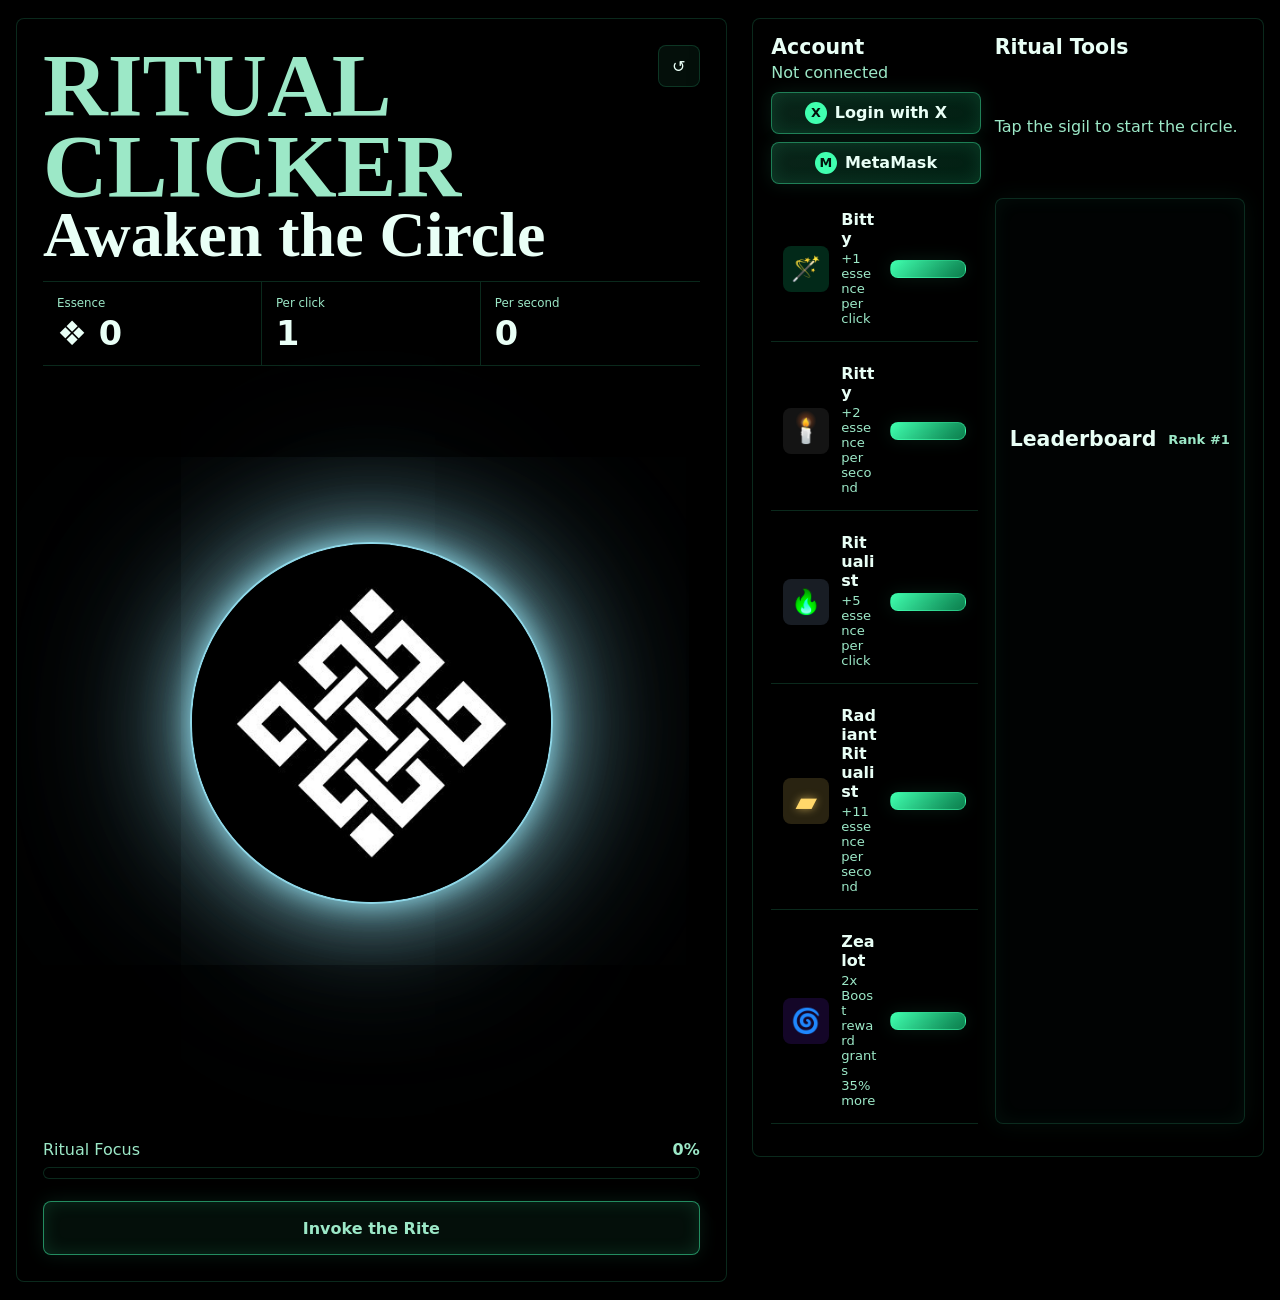
<file: index[1].html>
﻿<!doctype html>
<html lang="en">
  <head>
    <meta charset="utf-8">
    <meta name="viewport" content="width=device-width, initial-scale=1">
    <title>Ritual Clicker</title>
    <link rel="stylesheet" href="styles.css">
  </head>
  <body>
    <main class="game-shell">
        <section class="ritual-stage" aria-label="Ritual arena">
        <div class="topbar">
          <div>
            <p class="eyebrow">Ritual Clicker</p>
            <h1>Awaken the Circle</h1>
          </div>
          <button class="icon-button" id="resetButton" type="button" title="Reset run" aria-label="Reset run">
            <span aria-hidden="true">↺</span>
          </button>
        </div>

        <div class="resource-panel">
          <div>
            <span class="label">Essence</span>
            <strong id="essence">0</strong>
          </div>
          <div>
            <span class="label">Per click</span>
            <strong id="perClick">1</strong>
          </div>
          <div>
            <span class="label">Per second</span>
            <strong id="perSecond">0</strong>
          </div>
        </div>

        <button class="sigil" id="sigilButton" type="button" aria-label="Gather essence">
          <img class="sigil-image" src="[data-uri]" alt="">
        </button>

        <div class="ritual-meter" aria-label="Ritual meter">
          <div class="meter-label">
            <span>Ritual Focus</span>
            <strong id="focusText">0%</strong>
          </div>
          <div class="meter-track">
            <span id="focusFill"></span>
          </div>
        </div>

        <button class="primary-action" id="invokeButton" type="button" disabled>
          Invoke the Rite
        </button>
      </section>

      <aside class="shop-panel" aria-label="Ritual upgrades">
        <section class="login-panel" aria-label="Account login">
          <div>
            <h2>Account</h2>
            <p id="accountStatus">Not connected</p>
          </div>
          <div class="login-actions">
            <button class="login-button" id="xLoginButton" type="button">
              <span aria-hidden="true">X</span>
              Login with X
            </button>
            <button class="login-button" id="metaMaskButton" type="button">
              <span aria-hidden="true">M</span>
              MetaMask
            </button>
            <button class="login-button logout-button" id="logoutButton" type="button" hidden>
              Logout
            </button>
          </div>
        </section>

        <div class="panel-heading">
          <h2>Ritual Tools</h2>
          <p id="statusText">Tap the sigil to start the circle.</p>
        </div>

        <div class="shop-list" id="shopList"></div>

        <section class="leaderboard" aria-label="Leaderboard">
          <div class="leaderboard-heading">
            <h2>Leaderboard</h2>
            <span id="playerRank">Rank #1</span>
          </div>
          <ol id="leaderboardList"></ol>
        </section>
      </aside>
    </main>

    <template id="upgradeTemplate">
      <button class="upgrade-card" type="button">
        <span class="upgrade-icon" aria-hidden="true"></span>
        <span class="upgrade-copy">
          <strong class="upgrade-name"></strong>
          <span class="upgrade-desc"></span>
          <span class="upgrade-meta"></span>
        </span>
        <span class="upgrade-cost"></span>
      </button>
    </template>

    <script src="game.js"></script>
  </body>
</html>
</file>
<file: styles.css>
﻿:root {
  color-scheme: dark;
  --bg: #050606;
  --panel: #07110d;
  --panel-strong: #0b2117;
  --ink: #e9fff6;
  --muted: #9ce8c7;
  --bright: #40ffaf;
  --deep: #077345;
  --deep-soft: rgba(7, 115, 69, 0.72);
  --line: rgba(64, 255, 175, 0.16);
  --shadow: rgba(0, 0, 0, 0.42);
  --aura: #9eeeff;
  --aura-soft: rgba(158, 238, 255, 0.46);
}

* {
  box-sizing: border-box;
}

body {
  margin: 0;
  min-height: 100vh;
  font-family: Inter, ui-sans-serif, system-ui, -apple-system, BlinkMacSystemFont, "Segoe UI", sans-serif;
  color: var(--ink);
  background: #000;
  background-attachment: fixed;
  touch-action: manipulation;
}

button {
  font: inherit;
  touch-action: manipulation;
}

[hidden] {
  display: none !important;
}

.game-shell {
  width: min(1720px, calc(100vw - 32px));
  min-height: 100vh;
  margin: 0 auto;
  display: grid;
  grid-template-columns: minmax(0, 1fr) minmax(360px, 0.72fr);
  gap: clamp(18px, 2vw, 28px);
  align-items: start;
  padding: clamp(10px, 2vh, 22px) 0;
}

.ritual-stage {
  grid-column: 1;
  grid-row: 1;
}

.shop-panel {
  grid-column: 2;
  grid-row: 1;
}

.achievements {
  grid-column: 1;
  grid-row: 2;
}

.leaderboard {
  grid-column: 2;
  grid-row: 2;
}

.ritual-stage,
.shop-panel {
  border: 1px solid var(--line);
  background: rgba(2, 4, 4, 0.9);
  box-shadow: 0 20px 60px var(--shadow);
  backdrop-filter: blur(14px);
}

.ritual-stage {
  position: relative;
  overflow: hidden;
  display: grid;
  grid-template-rows: auto auto 1fr auto auto;
  gap: clamp(12px, 1.8vh, 18px);
  padding: clamp(16px, 2.2vw, 26px);
  border-radius: 8px;
}

.ritual-stage::before {
  display: none;
}

.topbar,
.resource-panel,
.meter-label,
.panel-heading {
  position: relative;
  z-index: 1;
}

.topbar {
  display: flex;
  justify-content: space-between;
  gap: 14px;
  align-items: flex-start;
}

.eyebrow,
.label,
.upgrade-meta,
.upgrade-desc,
.panel-heading p,
.leaderboard li,
.leaderboard-heading span,
.section-heading span,
.achievement-req {
  color: var(--muted);
}

.eyebrow {
  margin: 0;
  font-size: clamp(2.8rem, 9vw, 5.6rem);
  line-height: 0.9;
  text-transform: uppercase;
  font-family: Georgia, "Times New Roman", serif;
  font-weight: 900;
  overflow-wrap: anywhere;
}

h1,
h2,
p {
  margin: 0;
}

h1 {
  font-family: Georgia, "Times New Roman", serif;
  font-size: clamp(2.4rem, 5vw, 5.4rem);
  line-height: 0.92;
  font-weight: 700;
  max-width: 680px;
}

h2 {
  font-size: clamp(1.08rem, 2.2vw, 1.28rem);
  line-height: 1.05;
  font-weight: 900;
}

.icon-button {
  width: 42px;
  height: 42px;
  flex: 0 0 auto;
  border: 1px solid var(--line);
  border-radius: 8px;
  color: var(--ink);
  background: rgba(64, 255, 175, 0.06);
  cursor: pointer;
}

.resource-panel {
  display: grid;
  grid-template-columns: repeat(3, minmax(0, 1fr));
  gap: 10px;
}

.resource-panel > div {
  min-width: 0;
  padding: 14px;
  border: 1px solid var(--line);
  border-radius: 8px;
  background: rgba(0, 0, 0, 0.48);
}

.level-progress-card {
  grid-column: 1 / -1;
}

.resource-panel > .level-progress-card {
  display: grid;
  gap: 6px;
  padding: 10px 12px;
  border: 1px solid rgba(64, 255, 175, 0.28);
  border-radius: 8px;
  background:
    linear-gradient(135deg, rgba(64, 255, 175, 0.1), rgba(7, 115, 69, 0.18)),
    rgba(0, 0, 0, 0.5);
  box-shadow: inset 0 0 22px rgba(64, 255, 175, 0.06);
}

.level-title-row,
.level-progress-meta {
  display: flex;
  align-items: center;
  justify-content: space-between;
  gap: 12px;
}

.level-title-row {
  padding: 0;
  border: 0;
  border-radius: 0;
  background: transparent;
  box-shadow: none;
}

.level-title-row strong {
  overflow-wrap: anywhere;
  color: var(--ink);
  font-family: inherit;
  font-size: clamp(1rem, 2.2vw, 1.28rem);
  line-height: 1;
  font-weight: 900;
  text-transform: uppercase;
  text-shadow:
    0 0 14px color-mix(in srgb, var(--aura) 60%, transparent),
    0 0 34px color-mix(in srgb, var(--aura) 30%, transparent);
}

.level-title-row .label {
  margin-bottom: 0;
  color: var(--bright);
  font-size: clamp(1rem, 2.2vw, 1.28rem);
  font-weight: 900;
  line-height: 1;
  letter-spacing: 0.04em;
  text-transform: uppercase;
  text-shadow: 0 0 14px rgba(64, 255, 175, 0.32);
}

.level-click-summary {
  display: inline-grid;
  justify-items: center;
  gap: 2px;
  color: var(--muted);
  font-size: clamp(0.38rem, 0.72vw, 0.48rem);
  font-weight: 500;
  opacity: 0.62;
  text-align: center;
  min-width: 0;
}

.level-click-summary strong {
  color: var(--mint);
  font-size: clamp(0.4rem, 0.76vw, 0.5rem);
  font-weight: 500;
  line-height: 1;
  text-shadow: 0 0 8px rgba(64, 255, 175, 0.12);
  overflow-wrap: anywhere;
}

.level-progress-track {
  height: 10px;
  overflow: hidden;
  margin: 0 0 3px;
  border: 1px solid var(--line);
  border-radius: 999px;
  background: rgba(0, 0, 0, 0.78);
}

.level-progress-track span {
  display: block;
  width: 0%;
  height: 100%;
  border-radius: inherit;
  background: linear-gradient(90deg, var(--deep), var(--bright));
  transition: width 180ms ease;
}

.level-progress-meta {
  justify-content: center;
  color: var(--muted);
  font-size: clamp(0.48rem, 1vw, 0.6rem);
  font-weight: 650;
}

.label {
  display: block;
  margin-bottom: 7px;
  font-size: 0.74rem;
}

.resource-panel strong {
  display: block;
  overflow-wrap: anywhere;
  font-size: clamp(1.25rem, 3vw, 2.1rem);
  line-height: 1;
}

.resource-panel .level-title-row strong {
  font-size: clamp(1rem, 2.2vw, 1.28rem);
  line-height: 1;
}

.resource-panel .level-click-summary strong {
  font-size: clamp(0.56rem, 1.3vw, 0.72rem);
  line-height: 1;
  font-weight: 600;
  opacity: 1;
}

.sigil {
  position: relative;
  z-index: 1;
  place-self: center;
  width: clamp(280px, 28vw, 520px);
  aspect-ratio: 1;
  padding: 0;
  border: 0;
  border-radius: 50%;
  background: #000;
  box-shadow:
    inset 0 0 28px color-mix(in srgb, var(--aura) 16%, transparent),
    0 0 0 2px color-mix(in srgb, var(--aura) 72%, transparent),
    0 0 28px color-mix(in srgb, var(--aura) 82%, transparent),
    0 0 62px var(--aura-soft),
    0 0 112px color-mix(in srgb, var(--aura) 46%, transparent),
    0 0 178px color-mix(in srgb, var(--aura) 34%, transparent),
    0 0 248px color-mix(in srgb, var(--aura) 22%, transparent),
    0 18px 60px rgba(0, 0, 0, 0.42);
  cursor: pointer;
  transition: transform 120ms ease, filter 120ms ease, box-shadow 220ms ease;
  overflow: hidden;
  touch-action: manipulation;
  -webkit-tap-highlight-color: transparent;
  user-select: none;
}

.sigil:hover {
  filter: brightness(1.08);
}

.sigil:active,
.sigil.clicked {
  transform: scale(0.96);
}

.sigil-image {
  display: block;
  width: 100%;
  height: 100%;
  object-fit: cover;
  user-select: none;
  pointer-events: none;
}

.combo-hud {
  position: relative;
  place-self: center;
  z-index: 2;
  min-height: 52px;
  padding: 0;
  border: 0;
  border-radius: 0;
  color: var(--ink);
  background: transparent;
  box-shadow: none;
  opacity: 0;
  transform: translateY(-8px) scale(0.94);
  transition: opacity 140ms ease, transform 140ms ease;
  pointer-events: none;
  text-align: center;
}

.combo-hud.is-active,
.combo-hud.is-crit {
  opacity: 1;
  transform: translateY(0) scale(1);
}

.combo-hud.is-crit {
  filter: drop-shadow(0 0 18px rgba(255, 215, 106, 0.44));
}

.combo-hud span,
.combo-hud em {
  display: block;
  font-size: clamp(0.72rem, 1.8vw, 0.95rem);
  line-height: 1;
  color: var(--muted);
  font-style: normal;
  font-weight: 850;
  text-transform: uppercase;
}

.combo-hud strong {
  display: block;
  margin: 2px 0;
  color: var(--bright);
  font-size: clamp(1.55rem, 4vw, 2.35rem);
  line-height: 0.95;
  text-shadow: 0 0 14px rgba(64, 255, 175, 0.4);
}

.combo-hud.is-crit strong,
.combo-hud.is-crit em {
  color: #ffd76a;
  text-shadow: 0 0 18px rgba(255, 215, 106, 0.52);
}

.ritual-meter {
  position: relative;
  z-index: 1;
}

.meter-label {
  display: flex;
  justify-content: space-between;
  gap: 12px;
  margin-bottom: 8px;
  color: var(--muted);
}

.meter-track {
  height: 12px;
  overflow: hidden;
  border: 1px solid var(--line);
  border-radius: 999px;
  background: rgba(0, 0, 0, 0.72);
}

.meter-track span {
  display: block;
  width: 0%;
  height: 100%;
  background: linear-gradient(90deg, var(--deep), var(--bright));
  transition: width 180ms ease;
}

.primary-action {
  position: relative;
  z-index: 1;
  min-height: 54px;
  border: 1px solid rgba(64, 255, 175, 0.52);
  border-radius: 8px;
  color: #02120b;
  background: linear-gradient(135deg, var(--bright), var(--deep));
  font-weight: 800;
  cursor: pointer;
}

.primary-action,
.login-button,
.upgrade-cost {
  box-shadow:
    inset 0 0 18px rgba(64, 255, 175, 0.12),
    0 0 18px rgba(64, 255, 175, 0.1);
}

.primary-action:disabled {
  color: var(--muted);
  background: rgba(64, 255, 175, 0.06);
  cursor: not-allowed;
}

.shop-panel {
  display: grid;
  grid-template-rows: auto 1fr auto;
  gap: 14px;
  min-height: 0;
  padding: 18px;
  border-radius: 8px;
}

.panel-heading,
.login-panel {
  display: grid;
  gap: 10px;
}

.login-panel {
  padding: 0;
  border: 0;
  border-radius: 0;
  background: transparent;
  box-shadow: none;
}

.account-header {
  display: grid;
  gap: 3px;
}

.account-block {
  padding-top: 10px;
  border-top: 1px solid rgba(64, 255, 175, 0.14);
}

.login-actions {
  display: grid;
  grid-template-columns: repeat(auto-fit, minmax(132px, 1fr));
  gap: 8px;
}

.wallet-actions {
  display: grid;
  grid-template-columns: 1fr;
  gap: 8px;
}

.identity-block {
  display: grid;
  grid-template-columns: 54px minmax(0, 1fr);
  gap: 12px;
  align-items: center;
}

.identity-fields {
  display: grid;
  gap: 8px;
  min-width: 0;
}

.username-form {
  display: grid;
  gap: 6px;
}

.username-form label {
  color: var(--bright);
  font-size: 0.78rem;
  font-weight: 900;
  text-transform: uppercase;
}

.username-form > div {
  display: grid;
  grid-template-columns: minmax(0, 1fr) auto;
  gap: 8px;
}

.username-form input {
  min-width: 0;
  min-height: 42px;
  padding: 0 12px;
  border: 1px solid rgba(64, 255, 175, 0.38);
  border-radius: 8px;
  color: var(--ink);
  background: rgba(0, 0, 0, 0.52);
  font: inherit;
  font-weight: 800;
  outline: none;
}

.username-form input:focus {
  border-color: rgba(64, 255, 175, 0.78);
  box-shadow: 0 0 18px rgba(64, 255, 175, 0.14);
}

.username-save {
  min-width: 70px;
}

.profile-preview,
.leader-avatar {
  display: inline-grid;
  place-items: center;
  overflow: hidden;
  border-radius: 999px;
  background:
    radial-gradient(circle at 32% 26%, #eafff5 0 18%, #40ffaf 42%, #077345 72%, #02120b 100%);
  background-position: center;
  background-size: cover;
  color: #02120b;
  font-weight: 900;
  box-shadow: 0 0 20px rgba(64, 255, 175, 0.16);
}

.profile-preview {
  width: 54px;
  height: 54px;
  border: 1px solid rgba(64, 255, 175, 0.44);
  font-size: 1.1rem;
}

.profile-upload {
  min-width: 0;
  min-height: 34px;
  display: inline-flex;
  align-items: center;
  justify-content: center;
  padding: 0 10px;
  border: 1px solid rgba(64, 255, 175, 0.36);
  border-radius: 8px;
  color: var(--ink);
  background: rgba(7, 115, 69, 0.18);
  font-size: 0.78rem;
  font-weight: 900;
  cursor: pointer;
}

.profile-upload input {
  position: absolute;
  width: 1px;
  height: 1px;
  opacity: 0;
  pointer-events: none;
}

.login-panel p {
  margin-top: 4px;
  color: var(--muted);
  overflow-wrap: anywhere;
}

.login-button {
  min-height: 42px;
  display: inline-flex;
  align-items: center;
  justify-content: center;
  gap: 8px;
  border: 1px solid rgba(64, 255, 175, 0.42);
  border-radius: 8px;
  color: var(--ink);
  background:
    linear-gradient(135deg, rgba(64, 255, 175, 0.14), rgba(7, 115, 69, 0.28)),
    rgba(0, 0, 0, 0.5);
  cursor: pointer;
  font-weight: 800;
  transition: border-color 160ms ease, box-shadow 160ms ease, transform 120ms ease;
}

.login-button:hover:not(:disabled),
.primary-action:hover:not(:disabled) {
  border-color: rgba(64, 255, 175, 0.72);
  box-shadow:
    inset 0 0 20px rgba(64, 255, 175, 0.16),
    0 0 24px rgba(64, 255, 175, 0.18);
}

.login-button:active:not(:disabled),
.primary-action:active:not(:disabled) {
  transform: translateY(1px);
}

.login-button:disabled {
  opacity: 0.48;
  cursor: not-allowed;
}

.sr-only {
  position: absolute;
  width: 1px;
  height: 1px;
  overflow: hidden;
  clip: rect(0, 0, 0, 0);
  white-space: nowrap;
}

.login-button span {
  width: 22px;
  height: 22px;
  display: grid;
  place-items: center;
  border-radius: 50%;
  color: #02120b;
  background: var(--bright);
  font-size: 0.8rem;
}

.ritual-mark {
  position: relative;
}

.ritual-mark::before,
.ritual-mark::after {
  content: "";
  position: absolute;
  inset: 4px;
  border: 3px solid #ffffff;
  transform: rotate(45deg);
}

.ritual-mark::after {
  inset: 7px;
  border-color: var(--bright);
  transform: rotate(45deg);
}

.login-button .metamask-mark {
  background: transparent;
  color: inherit;
  font-size: 1.2rem;
}

.logout-button {
  grid-column: 1 / -1;
}

.shop-list {
  display: grid;
  align-content: start;
  gap: 10px;
  overflow: auto;
  padding-right: 3px;
}

.upgrade-card {
  width: 100%;
  display: grid;
  grid-template-columns: 46px minmax(0, 1fr) auto;
  gap: 12px;
  align-items: center;
  min-height: 86px;
  padding: 12px;
  border: 1px solid var(--line);
  border-radius: 8px;
  color: var(--ink);
  background: rgba(0, 0, 0, 0.42);
  text-align: left;
  cursor: pointer;
}

.upgrade-card:disabled {
  opacity: 0.48;
  cursor: not-allowed;
}

.upgrade-icon {
  width: 46px;
  height: 46px;
  display: grid;
  place-items: center;
  border-radius: 8px;
  color: var(--bright);
  background: rgba(7, 115, 69, 0.36);
  font-size: 1.5rem;
  overflow: hidden;
}

.upgrade-icon-relic {
  color: #40ffaf;
  background: rgba(64, 255, 175, 0.14);
  filter: hue-rotate(92deg) saturate(1.8);
}

.upgrade-icon-chant {
  background:
    radial-gradient(circle at 50% 28%, rgba(255, 111, 37, 0.45), transparent 26%),
    rgba(255, 255, 255, 0.08);
}

.upgrade-icon-altar {
  color: #ffd76a;
  background: rgba(255, 215, 106, 0.16);
  font-size: 1.75rem;
  text-shadow: 0 0 9px rgba(255, 215, 106, 0.6);
}

.upgrade-icon-mirror {
  color: #5b1bb8;
  background: rgba(91, 27, 184, 0.22);
}

.upgrade-copy {
  min-width: 0;
  display: grid;
  gap: 3px;
}

.upgrade-name,
.upgrade-desc,
.upgrade-meta,
.upgrade-cost {
  overflow-wrap: anywhere;
}

.upgrade-desc,
.upgrade-meta,
.upgrade-cost {
  font-size: 0.82rem;
}

.upgrade-cost {
  justify-self: end;
  min-width: 76px;
  padding: 8px 10px;
  border: 1px solid rgba(64, 255, 175, 0.46);
  border-radius: 8px;
  color: #02120b;
  background: linear-gradient(135deg, var(--bright), var(--deep));
  text-align: center;
  font-weight: 800;
  line-height: 1;
  text-shadow: 0 1px 0 rgba(255, 255, 255, 0.22);
}

.leaderboard,
.achievements {
  display: grid;
  gap: 9px;
  padding: 14px;
  border: 1px solid var(--line);
  border-radius: 8px;
  background: rgba(2, 4, 4, 0.78);
  box-shadow:
    inset 0 0 20px rgba(64, 255, 175, 0.05),
    0 0 24px rgba(64, 255, 175, 0.06);
}

.daily-panel {
  display: grid;
  gap: 9px;
  padding-top: 12px;
  border-top: 1px solid var(--line);
}

.leaderboard-heading,
.section-heading {
  display: flex;
  justify-content: space-between;
  gap: 12px;
  align-items: center;
}

.leaderboard-heading span,
.section-heading span {
  font-size: 0.82rem;
  font-weight: 800;
}

.leaderboard-tabs {
  display: grid;
  grid-template-columns: repeat(3, minmax(0, 1fr));
  overflow: hidden;
  border: 1px solid rgba(64, 255, 175, 0.28);
  border-radius: 8px;
  background: rgba(0, 0, 0, 0.42);
}

.leaderboard-tabs button {
  min-height: 34px;
  border: 0;
  border-right: 1px solid rgba(64, 255, 175, 0.16);
  color: var(--muted);
  background: transparent;
  font: inherit;
  font-size: 0.82rem;
  font-weight: 900;
  cursor: pointer;
}

.leaderboard-tabs button:last-child {
  border-right: 0;
}

.leaderboard-tabs button.is-active {
  color: #02120b;
  background: linear-gradient(135deg, var(--bright), #1bd58c);
}

.leaderboard ol,
.achievements ol {
  margin: 0;
  padding: 0;
  list-style: none;
  display: grid;
  gap: 7px;
}

.achievements ol {
  grid-template-columns: repeat(3, minmax(0, 1fr));
}

.leaderboard li {
  display: grid;
  grid-template-columns: minmax(0, 1fr) auto;
  gap: 10px;
  align-items: center;
  min-height: 38px;
  padding: 8px 10px;
  border: 1px solid rgba(64, 255, 175, 0.12);
  border-radius: 8px;
  background: rgba(0, 0, 0, 0.38);
  font-size: 0.86rem;
}

.achievements li {
  position: relative;
  display: grid;
  grid-template-columns: 34px minmax(0, 1fr);
  gap: 9px;
  align-items: start;
  min-height: 104px;
  padding: 10px;
  border: 1px solid rgba(64, 255, 175, 0.14);
  border-radius: 8px;
  background:
    linear-gradient(145deg, rgba(64, 255, 175, 0.06), rgba(0, 0, 0, 0.46)),
    rgba(0, 0, 0, 0.38);
  font-size: 0.86rem;
  overflow: hidden;
}

.achievements li {
  opacity: 0.42;
}

.achievements li.is-unlocked {
  opacity: 1;
  border-color: rgba(64, 255, 175, 0.42);
  box-shadow:
    inset 0 0 18px rgba(64, 255, 175, 0.08),
    0 0 18px rgba(64, 255, 175, 0.08);
}

.achievement-badge {
  display: grid;
  place-items: center;
  width: 34px;
  height: 34px;
  border-radius: 8px;
  border: 1px solid rgba(64, 255, 175, 0.36);
  color: #020705;
  background:
    radial-gradient(circle at 30% 22%, rgba(233, 255, 246, 0.35), transparent 30%),
    linear-gradient(135deg, rgba(64, 255, 175, 0.88), rgba(7, 115, 69, 0.86) 58%, rgba(2, 18, 11, 0.92));
  box-shadow:
    inset 0 0 12px rgba(233, 255, 246, 0.16),
    0 0 16px rgba(64, 255, 175, 0.24);
  font-size: 1.08rem;
  filter: saturate(1.16);
  text-shadow: 0 1px 0 rgba(255, 255, 255, 0.18);
}

.achievements li:not(.is-unlocked) .achievement-badge {
  border-color: rgba(64, 255, 175, 0.16);
  color: rgba(2, 7, 5, 0.56);
  background:
    linear-gradient(135deg, rgba(64, 255, 175, 0.16), rgba(7, 115, 69, 0.12)),
    rgba(0, 0, 0, 0.54);
  box-shadow: inset 0 0 10px rgba(64, 255, 175, 0.05);
  text-shadow: none;
}

.achievement-copy {
  display: grid;
  gap: 6px;
  min-width: 0;
}

.achievement-name {
  color: var(--ink);
  font-weight: 850;
  overflow-wrap: anywhere;
}

.achievement-req {
  font-size: 0.76rem;
}

.achievement-bonus-info {
  margin: -2px 0 2px;
  color: var(--muted);
  font-size: 0.82rem;
  font-weight: 800;
}

.achievements li.is-onchain {
  border-color: rgba(64, 255, 175, 0.62);
  box-shadow:
    inset 0 0 18px rgba(64, 255, 175, 0.12),
    0 0 18px rgba(64, 255, 175, 0.16);
}

.achievements li.is-onchain .achievement-badge,
.achievements li.is-onchain .achievement-claim {
  color: #02120b;
}

.achievements li.is-onchain .achievement-badge {
  border-color: rgba(64, 255, 175, 0.72);
  background:
    radial-gradient(circle at 30% 22%, rgba(255, 255, 255, 0.42), transparent 30%),
    linear-gradient(135deg, #8dffd1, var(--bright) 48%, var(--deep));
  box-shadow:
    inset 0 0 14px rgba(255, 255, 255, 0.2),
    0 0 24px rgba(64, 255, 175, 0.42);
  text-shadow: 0 1px 0 rgba(255, 255, 255, 0.24);
}

.achievements li.is-onchain .achievement-claim {
  background: var(--bright);
}

.achievement-claim {
  width: fit-content;
  min-height: 24px;
  padding: 3px 7px;
  border: 1px solid rgba(64, 255, 175, 0.22);
  border-radius: 999px;
  color: var(--bright);
  background: rgba(64, 255, 175, 0.08);
  font-size: 0.62rem;
  font-weight: 900;
  cursor: pointer;
}

.achievement-claim:disabled {
  opacity: 0.45;
  cursor: not-allowed;
}

.leaderboard li::before {
  counter-increment: leaderboard;
  content: "#" counter(leaderboard);
  color: var(--bright);
  font-weight: 900;
}

.leaderboard ol {
  counter-reset: leaderboard;
}

.leaderboard li {
  grid-template-columns: 34px 34px minmax(0, 1fr) auto;
}

.leaderboard li.is-player {
  border-color: rgba(64, 255, 175, 0.5);
  background: rgba(7, 115, 69, 0.24);
}

.leader-avatar {
  width: 34px;
  height: 34px;
  border: 1px solid rgba(64, 255, 175, 0.62);
  font-size: 0.88rem;
  text-shadow: none;
  box-shadow:
    inset 0 0 10px rgba(255, 255, 255, 0.18),
    0 0 18px rgba(64, 255, 175, 0.22);
}

.leader-avatar img {
  width: 100%;
  height: 100%;
  display: block;
  object-fit: cover;
}

.leader-name {
  display: grid;
  gap: 2px;
  overflow: hidden;
}

.leader-name b,
.leader-name em {
  overflow: hidden;
  text-overflow: ellipsis;
  white-space: nowrap;
}

.leader-name b {
  color: var(--ink);
  font-weight: 900;
}

.leader-name em {
  color: var(--muted);
  font-size: 0.76rem;
  font-style: normal;
  font-weight: 700;
}

.leaderboard strong {
  color: var(--bright);
}

.leaderboard-player-rank {
  display: grid;
  grid-template-columns: minmax(0, 1fr) auto;
  gap: 10px;
  align-items: center;
  min-height: 42px;
  padding: 10px 12px;
  border: 1px solid rgba(64, 255, 175, 0.38);
  border-radius: 8px;
  color: var(--ink);
  background:
    linear-gradient(135deg, rgba(64, 255, 175, 0.14), rgba(7, 115, 69, 0.22)),
    rgba(0, 0, 0, 0.48);
  font-weight: 900;
}

.leaderboard-player-rank strong {
  color: var(--bright);
}

.leaderboard-pager {
  display: grid;
  grid-template-columns: 42px minmax(0, 1fr) 42px;
  gap: 8px;
  align-items: center;
}

.leaderboard-pager span {
  color: var(--muted);
  font-size: 0.82rem;
  font-weight: 800;
  text-align: center;
}

.pager-button {
  width: 42px;
  height: 36px;
  border: 1px solid rgba(64, 255, 175, 0.38);
  border-radius: 8px;
  color: var(--ink);
  background: rgba(64, 255, 175, 0.08);
  cursor: pointer;
  font-weight: 900;
}

.pager-button:disabled {
  opacity: 0.38;
  cursor: not-allowed;
}

.submit-score-button {
  display: inline-flex;
  align-items: center;
  justify-content: center;
  min-height: 44px;
  padding: 10px 12px;
  border: 1px solid rgba(64, 255, 175, 0.52);
  border-radius: 8px;
  color: #02120b;
  background: linear-gradient(135deg, var(--bright), var(--deep));
  box-shadow:
    inset 0 0 18px rgba(64, 255, 175, 0.14),
    0 0 20px rgba(64, 255, 175, 0.14);
  font-weight: 900;
  cursor: pointer;
  transition: border-color 160ms ease, box-shadow 160ms ease, transform 120ms ease;
}

.share-button {
  display: inline-flex;
  align-items: center;
  justify-content: center;
  min-height: 44px;
  padding: 10px 12px;
  border: 1px solid rgba(64, 255, 175, 0.46);
  border-radius: 8px;
  color: var(--ink);
  background:
    linear-gradient(135deg, rgba(64, 255, 175, 0.14), rgba(7, 115, 69, 0.26)),
    rgba(0, 0, 0, 0.5);
  box-shadow:
    inset 0 0 18px rgba(64, 255, 175, 0.12),
    0 0 18px rgba(64, 255, 175, 0.1);
  font-weight: 900;
  cursor: pointer;
  transition: border-color 160ms ease, box-shadow 160ms ease, transform 120ms ease;
}

.submit-score-button:hover:not(:disabled),
.share-button:hover:not(:disabled) {
  border-color: rgba(64, 255, 175, 0.76);
  box-shadow:
    inset 0 0 22px rgba(64, 255, 175, 0.18),
    0 0 26px rgba(64, 255, 175, 0.18);
}

.submit-score-button:active:not(:disabled),
.share-button:active:not(:disabled) {
  transform: translateY(1px);
}

.submit-score-button:disabled,
.share-button:disabled {
  opacity: 0.48;
  cursor: not-allowed;
}

.leaderboard-actions {
  display: grid;
  grid-template-columns: repeat(2, minmax(0, 1fr));
  gap: 8px;
}

.leaderboard-actions > .share-button,
.leaderboard-actions > .submit-score-button {
  width: 100%;
  min-height: 46px;
  border-radius: 8px;
  letter-spacing: 0;
}

.leaderboard-actions > .share-button {
  border: 1px solid rgba(64, 255, 175, 0.78);
  color: #02120b;
  background: linear-gradient(135deg, var(--bright), #20d68c 54%, var(--deep));
  box-shadow:
    inset 0 0 18px rgba(255, 255, 255, 0.18),
    0 0 24px rgba(64, 255, 175, 0.22);
  text-shadow: 0 1px 0 rgba(255, 255, 255, 0.22);
}

.leaderboard-actions > .submit-score-button {
  border: 1px solid rgba(64, 255, 175, 0.58);
  color: var(--ink);
  background:
    linear-gradient(135deg, rgba(64, 255, 175, 0.16), rgba(7, 115, 69, 0.34)),
    rgba(0, 0, 0, 0.72);
  box-shadow:
    inset 0 0 22px rgba(64, 255, 175, 0.13),
    0 0 20px rgba(64, 255, 175, 0.14);
  text-shadow: none;
}

.submit-score-status {
  margin: 0;
  color: var(--muted);
  font-size: 0.82rem;
}

.daily-calendar-card {
  display: grid;
  grid-template-columns: 118px minmax(0, 1fr);
  gap: 10px;
  align-items: stretch;
}

.daily-calendar-face {
  display: grid;
  justify-items: center;
  align-content: center;
  gap: 6px;
  min-height: 112px;
  padding: 10px;
  border: 1px solid rgba(64, 255, 175, 0.28);
  border-radius: 8px;
  background: linear-gradient(180deg, rgba(64, 255, 175, 0.14), rgba(0, 0, 0, 0.36));
}

.daily-month,
.daily-weekday {
  color: var(--muted);
  font-size: 0.72rem;
  font-weight: 850;
  text-transform: uppercase;
}

.daily-day {
  color: var(--ink);
  font-family: Georgia, "Times New Roman", serif;
  font-size: 3.15rem;
  line-height: 0.9;
}

.daily-calendar-info {
  display: grid;
  gap: 8px;
}

.daily-stat {
  display: grid;
  gap: 5px;
  min-height: 58px;
  padding: 10px;
  border: 1px solid rgba(64, 255, 175, 0.18);
  border-radius: 8px;
  background: rgba(0, 0, 0, 0.32);
}

.daily-label {
  color: var(--muted);
  font-size: 0.76rem;
}

.daily-stat strong {
  color: var(--ink);
  font-size: 1rem;
}

.daily-quest-card {
  display: grid;
  gap: 12px;
  padding: 16px;
  border: 1px solid rgba(64, 255, 175, 0.28);
  border-radius: 8px;
  background:
    radial-gradient(circle at 85% 20%, rgba(64, 255, 175, 0.16), transparent 34%),
    linear-gradient(135deg, rgba(7, 115, 69, 0.22), rgba(0, 0, 0, 0.54));
  box-shadow:
    inset 0 0 20px rgba(64, 255, 175, 0.07),
    0 0 20px rgba(64, 255, 175, 0.08);
}

.daily-quest-head,
.daily-quest-meta {
  display: flex;
  align-items: center;
  justify-content: space-between;
  gap: 10px;
}

.daily-quest-kicker,
.daily-quest-meta {
  color: var(--muted);
  font-size: 0.82rem;
  font-weight: 900;
  text-transform: uppercase;
}

.daily-quest-kicker {
  color: var(--bright);
  font-size: clamp(1.08rem, 2.2vw, 1.28rem);
  letter-spacing: 0;
}

.daily-quest-card h3 {
  margin: 0;
  color: var(--ink);
  font-size: 1.24rem;
  line-height: 1.1;
}

.daily-quest-card p {
  margin: 0;
  color: var(--muted);
  font-size: 0.96rem;
  line-height: 1.35;
}

.daily-quest-track {
  height: 12px;
  border: 1px solid rgba(64, 255, 175, 0.28);
  border-radius: 999px;
  background: rgba(0, 0, 0, 0.52);
  overflow: hidden;
}

.daily-quest-track span {
  display: block;
  width: 0;
  height: 100%;
  border-radius: inherit;
  background: linear-gradient(90deg, var(--deep), var(--bright));
  box-shadow: 0 0 18px rgba(64, 255, 175, 0.42);
}

.daily-quest-button:disabled {
  opacity: 0.48;
  cursor: not-allowed;
}

.daily-claim-button {
  grid-column: 1 / -1;
  color: #02120b;
  background: linear-gradient(135deg, var(--bright), var(--deep));
}

.daily-claim-button:disabled {
  opacity: 0.45;
  cursor: default;
}

.mobile-tab-panel {
  display: grid;
  gap: 14px;
}

.mobile-nav {
  display: none;
}

@media (min-width: 821px) {
  .ritual-stage {
    align-self: stretch;
  }

  .sigil {
    margin-top: clamp(145px, 18vh, 250px);
  }

  .ritual-meter {
    margin-top: clamp(95px, 15vh, 220px);
  }

  .primary-action {
    margin-top: 6px;
  }
}

.level-guide {
  display: grid;
  gap: 9px;
  padding-top: 12px;
  border-top: 1px solid var(--line);
}

.level-guide table {
  width: 100%;
  border-collapse: collapse;
  overflow: hidden;
  border: 1px solid rgba(64, 255, 175, 0.12);
  border-radius: 8px;
  background: rgba(0, 0, 0, 0.38);
}

.level-guide th,
.level-guide td {
  padding: 8px 9px;
  border-bottom: 1px solid rgba(64, 255, 175, 0.1);
  text-align: left;
  font-size: 0.78rem;
}

.level-guide th {
  color: var(--bright);
  font-weight: 900;
}

.level-guide td {
  color: var(--muted);
}

.level-guide tr:last-child td {
  border-bottom: 0;
}

.ritual-stage,
.shop-panel {
  background: rgba(0, 0, 0, 0.34);
}

.resource-panel {
  gap: 0;
  border-top: 1px solid var(--line);
  border-bottom: 1px solid var(--line);
}

.resource-panel > div {
  border: 0;
  border-right: 1px solid var(--line);
  border-radius: 0;
  background: transparent;
}

.resource-panel > div:nth-child(3),
.resource-panel > div:last-child {
  border-right: 0;
}

.resource-panel > .level-progress-card {
  padding: 10px 12px;
  margin-top: 12px;
  border: 1px solid rgba(64, 255, 175, 0.28);
  border-radius: 8px;
  background:
    linear-gradient(135deg, rgba(64, 255, 175, 0.1), rgba(7, 115, 69, 0.18)),
    rgba(0, 0, 0, 0.5);
  box-shadow: inset 0 0 22px rgba(64, 255, 175, 0.06);
}

.login-panel {
  padding: 0;
  border: 0;
  border-radius: 0;
}

.upgrade-card,
.leaderboard li,
.achievements li {
  border: 0;
  border-bottom: 1px solid var(--line);
  border-radius: 0;
  background: transparent;
}

.upgrade-card:disabled {
  background: transparent;
}

.leaderboard li.is-player {
  border-color: rgba(64, 255, 175, 0.45);
  background: rgba(7, 115, 69, 0.14);
}

.level-guide table {
  border: 0;
  border-radius: 0;
  background: transparent;
}

.float-text {
  position: fixed;
  z-index: 10;
  color: var(--bright);
  font-weight: 900;
  pointer-events: none;
  animation: floatUp 760ms ease forwards;
  text-shadow: 0 2px 12px rgba(0, 0, 0, 0.7);
}

.float-text.is-crit {
  color: #ffd76a;
  font-size: 1.08rem;
  letter-spacing: 0.02em;
  text-shadow:
    0 2px 12px rgba(0, 0, 0, 0.78),
    0 0 22px rgba(255, 215, 106, 0.54);
}

.click-particle {
  position: fixed;
  z-index: 9;
  width: var(--particle-size, 6px);
  height: var(--particle-size, 6px);
  border-radius: 50%;
  background: var(--particle-color, var(--bright));
  box-shadow:
    0 0 10px var(--particle-color, var(--bright)),
    0 0 20px var(--particle-color, var(--bright));
  pointer-events: none;
  transform: translate(-50%, -50%);
  animation: particleBurst 620ms ease-out forwards;
}

.share-modal[hidden] {
  display: none;
}

.share-modal {
  position: fixed;
  inset: 0;
  z-index: 40;
  display: grid;
  place-items: center;
  padding: 18px;
  background: rgba(0, 0, 0, 0.76);
  backdrop-filter: blur(10px);
}

.share-dialog {
  width: min(100%, 720px);
  max-height: min(92vh, 760px);
  display: grid;
  gap: 14px;
  padding: 16px;
  border: 1px solid rgba(64, 255, 175, 0.34);
  border-radius: 8px;
  background: #020705;
  box-shadow:
    inset 0 0 22px rgba(64, 255, 175, 0.08),
    0 0 48px rgba(64, 255, 175, 0.12);
  overflow: auto;
}

.share-head,
.share-actions {
  display: flex;
  align-items: center;
  justify-content: space-between;
  gap: 10px;
}

.share-form {
  display: grid;
  grid-template-columns: minmax(0, 1fr) minmax(0, 1fr);
  gap: 10px;
}

.share-form label {
  display: grid;
  gap: 6px;
  color: var(--muted);
  font-size: 0.82rem;
  font-weight: 800;
}

.share-form input {
  min-height: 42px;
  border: 1px solid rgba(64, 255, 175, 0.24);
  border-radius: 8px;
  color: var(--ink);
  background: rgba(0, 0, 0, 0.48);
  padding: 8px 10px;
  font: inherit;
}

.share-profile-status {
  grid-column: 1 / -1;
  color: var(--muted);
  font-size: 0.76rem;
  line-height: 1.35;
}

.share-card {
  position: relative;
  display: grid;
  gap: 16px;
  aspect-ratio: 1.91;
  min-height: 280px;
  padding: 22px;
  border: 1px solid rgba(64, 255, 175, 0.42);
  border-radius: 8px;
  background:
    radial-gradient(circle at 16% 18%, var(--aura-soft), transparent 28%),
    linear-gradient(135deg, rgba(64, 255, 175, 0.08), rgba(0, 0, 0, 0.92) 50%),
    #000;
  overflow: hidden;
}

.share-card::after {
  content: "";
  position: absolute;
  inset: auto -10% -24% 32%;
  height: 58%;
  border-radius: 50%;
  background: radial-gradient(circle, var(--aura-soft), transparent 64%);
  opacity: 0.78;
}

.share-card-main,
.share-card-stats,
.share-card-footer {
  position: relative;
  z-index: 1;
}

.share-card-main {
  display: grid;
  grid-template-columns: 86px minmax(0, 1fr);
  gap: 14px;
  align-items: center;
}

.share-avatar {
  width: 86px;
  aspect-ratio: 1;
  border: 2px solid color-mix(in srgb, var(--aura) 72%, transparent);
  border-radius: 50%;
  object-fit: cover;
  background: rgba(64, 255, 175, 0.12);
  box-shadow: 0 0 28px var(--aura-soft);
}

.share-card h3 {
  margin: 0;
  color: var(--ink);
  font-family: inherit;
  font-size: clamp(2rem, 7vw, 4.2rem);
  line-height: 0.88;
  text-transform: uppercase;
}

.share-card p {
  margin: 6px 0 0;
  color: var(--muted);
  font-weight: 800;
}

.share-card-stats {
  display: grid;
  grid-template-columns: 1.35fr repeat(3, minmax(0, 1fr));
  gap: 8px;
}

.share-card-stats div {
  min-height: 64px;
  padding: 10px;
  border: 1px solid rgba(64, 255, 175, 0.22);
  border-radius: 8px;
  background: rgba(0, 0, 0, 0.42);
}

.share-card-stats span {
  display: block;
  color: var(--muted);
  font-size: 0.72rem;
  font-weight: 800;
}

.share-card-stats strong {
  display: block;
  margin-top: 5px;
  color: var(--bright);
  font-size: clamp(1rem, 2.6vw, 1.35rem);
}

.share-card-stats .share-stat-earned {
  border-color: color-mix(in srgb, var(--aura) 58%, transparent);
  background:
    radial-gradient(circle at 20% 20%, var(--aura-soft), transparent 56%),
    rgba(0, 0, 0, 0.52);
  box-shadow:
    inset 0 0 22px rgba(64, 255, 175, 0.08),
    0 0 24px var(--aura-soft);
}

.share-card-stats .share-stat-earned strong {
  font-size: clamp(1.34rem, 4vw, 2rem);
  line-height: 1;
  text-shadow: 0 0 18px var(--aura-soft);
}

.share-card-footer {
  margin-top: auto;
  display: flex;
  justify-content: space-between;
  align-items: flex-end;
  gap: 10px;
  color: var(--muted);
  font-size: 0.82rem;
  font-weight: 800;
}

.share-card-footer span:last-child {
  max-width: 48%;
  text-align: right;
}

.creator-credit {
  align-self: end;
  margin-top: 10px;
  padding-top: 12px;
  border-top: 1px solid rgba(64, 255, 175, 0.2);
  color: var(--muted);
  font-size: 0.78rem;
  font-weight: 900;
  text-align: right;
}

.creator-credit a {
  color: var(--bright);
  text-decoration: none;
  text-shadow: 0 0 14px rgba(64, 255, 175, 0.34);
}

@keyframes floatUp {
  to {
    opacity: 0;
    transform: translateY(-58px);
  }
}

@keyframes particleBurst {
  to {
    opacity: 0;
    transform:
      translate(calc(-50% + var(--particle-x)), calc(-50% + var(--particle-y)))
      scale(0.25);
  }
}

@media (max-width: 820px) {
  .share-form,
  .share-actions {
    grid-template-columns: 1fr;
    display: grid;
  }

  .share-card {
    aspect-ratio: auto;
    min-height: 420px;
  }

  .share-card-main {
    grid-template-columns: 72px minmax(0, 1fr);
  }

  .share-avatar {
    width: 72px;
  }

  .share-card-stats {
    grid-template-columns: repeat(2, minmax(0, 1fr));
  }

  .leaderboard-actions {
    grid-template-columns: 1fr;
  }

  .game-shell {
    grid-template-columns: 1fr;
    width: min(100vw - 20px, 620px);
    padding: 10px 0;
  }

  .ritual-stage,
  .shop-panel,
  .login-panel,
  .daily-panel,
  .mobile-tab-panel,
  .achievements,
  .leaderboard {
    grid-column: auto;
    grid-row: auto;
  }

  .shop-panel {
    display: contents;
  }

  .login-panel {
    order: 0;
    justify-self: stretch;
    width: 100%;
    padding-bottom: 10px;
    margin-left: 0;
  }

  .ritual-stage {
    order: -1;
  }

  .panel-heading,
  .shop-list,
  .mobile-tab-panel,
  .level-guide,
  .achievements,
  .leaderboard,
  .daily-panel {
    order: 1;
    width: 100%;
  }

  .mobile-tab-panel {
    display: none;
  }

  .mobile-tab-panel.is-active {
    display: grid;
  }

  .mobile-nav {
    position: sticky;
    bottom: 0;
    z-index: 20;
    order: 2;
    display: grid;
    grid-template-columns: repeat(4, minmax(0, 1fr));
    gap: 0;
    width: 100%;
    border: 1px solid var(--line);
    border-radius: 8px 8px 0 0;
    background: rgba(0, 0, 0, 0.92);
    backdrop-filter: blur(12px);
    overflow: hidden;
  }

  .mobile-nav button {
    min-width: 0;
    min-height: 50px;
    padding: 6px 3px;
    border: 0;
    border-right: 1px solid var(--line);
    color: var(--muted);
    background: transparent;
    font-size: clamp(0.62rem, 2.7vw, 0.82rem);
    font-weight: 900;
    line-height: 1.05;
    text-align: center;
    overflow-wrap: anywhere;
    cursor: pointer;
  }

  .mobile-nav button:last-child {
    border-right: 0;
  }

  .mobile-nav button.is-active {
    color: #02120b;
    background: var(--bright);
  }

  .achievements ol {
    grid-template-columns: repeat(3, minmax(0, 1fr));
  }

  .achievements li {
    grid-template-columns: 28px minmax(0, 1fr);
    min-height: 96px;
    padding: 8px;
  }

  .achievement-badge {
    width: 28px;
    height: 28px;
    font-size: 0.82rem;
  }

  .achievement-name {
    font-size: 0.72rem;
  }

  .achievement-req {
    font-size: 0.62rem;
  }

  .resource-panel {
    grid-template-columns: repeat(3, minmax(0, 1fr));
  }

  .daily-calendar-card {
    grid-template-columns: 112px minmax(0, 1fr);
  }

  .daily-quest-head,
  .daily-quest-meta {
    align-items: flex-start;
    flex-direction: column;
  }

  .sigil {
    width: min(82vw, 340px, 38vh);
  }

  .login-actions {
    grid-template-columns: auto 1fr;
  }

  .wallet-actions {
    grid-template-columns: 1fr;
  }
}
</file>
